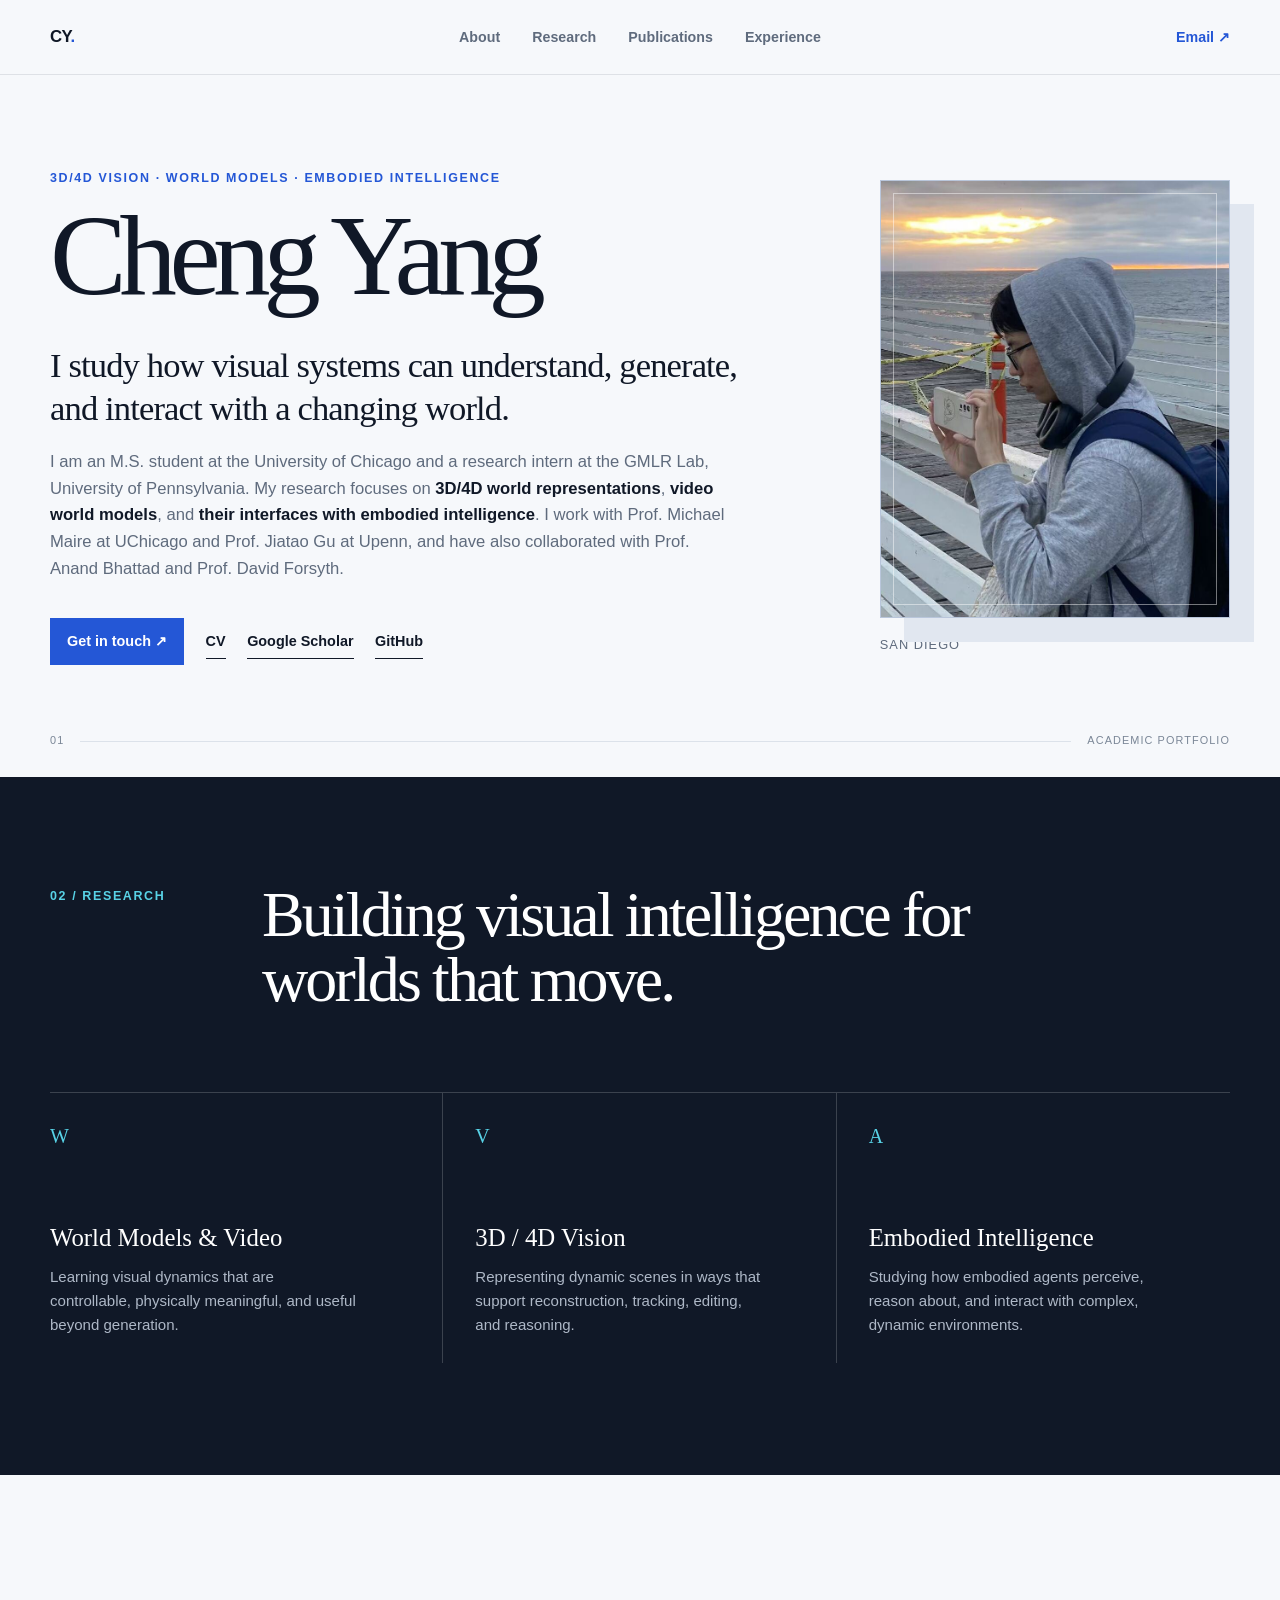
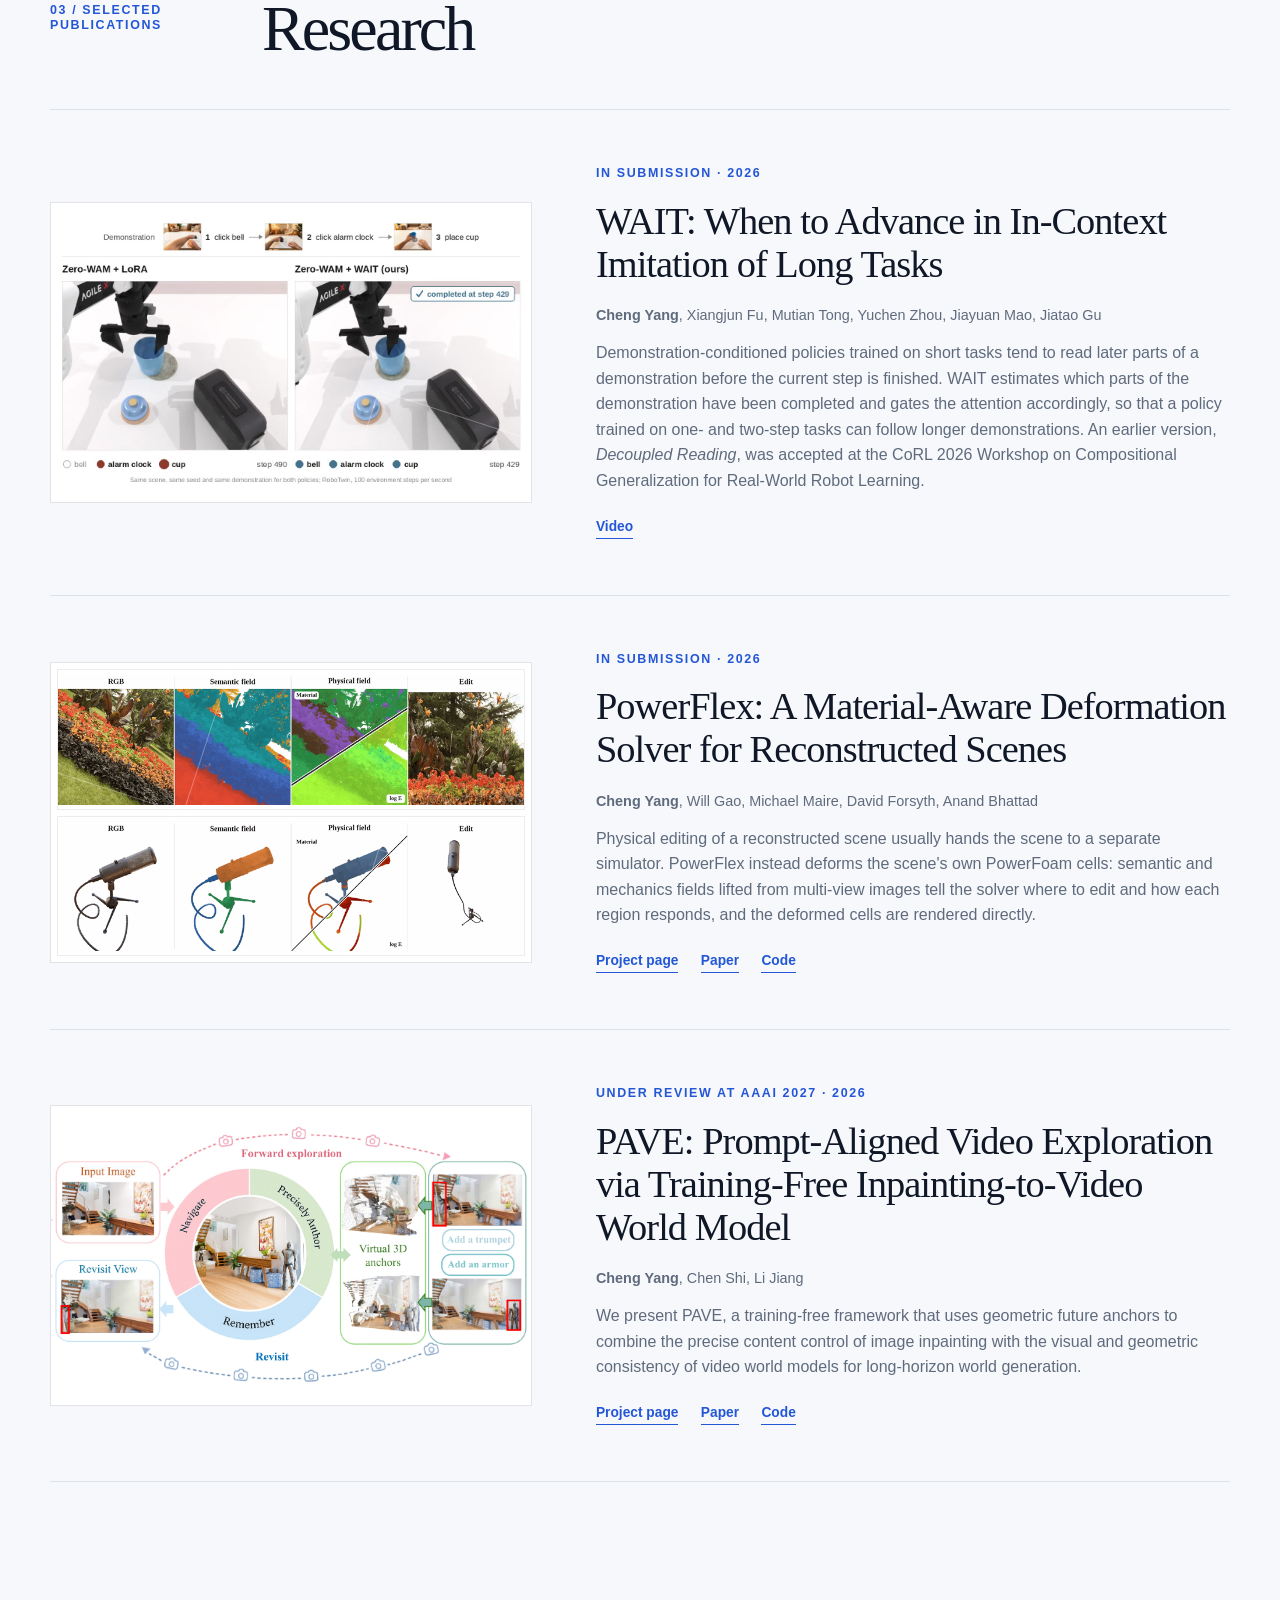
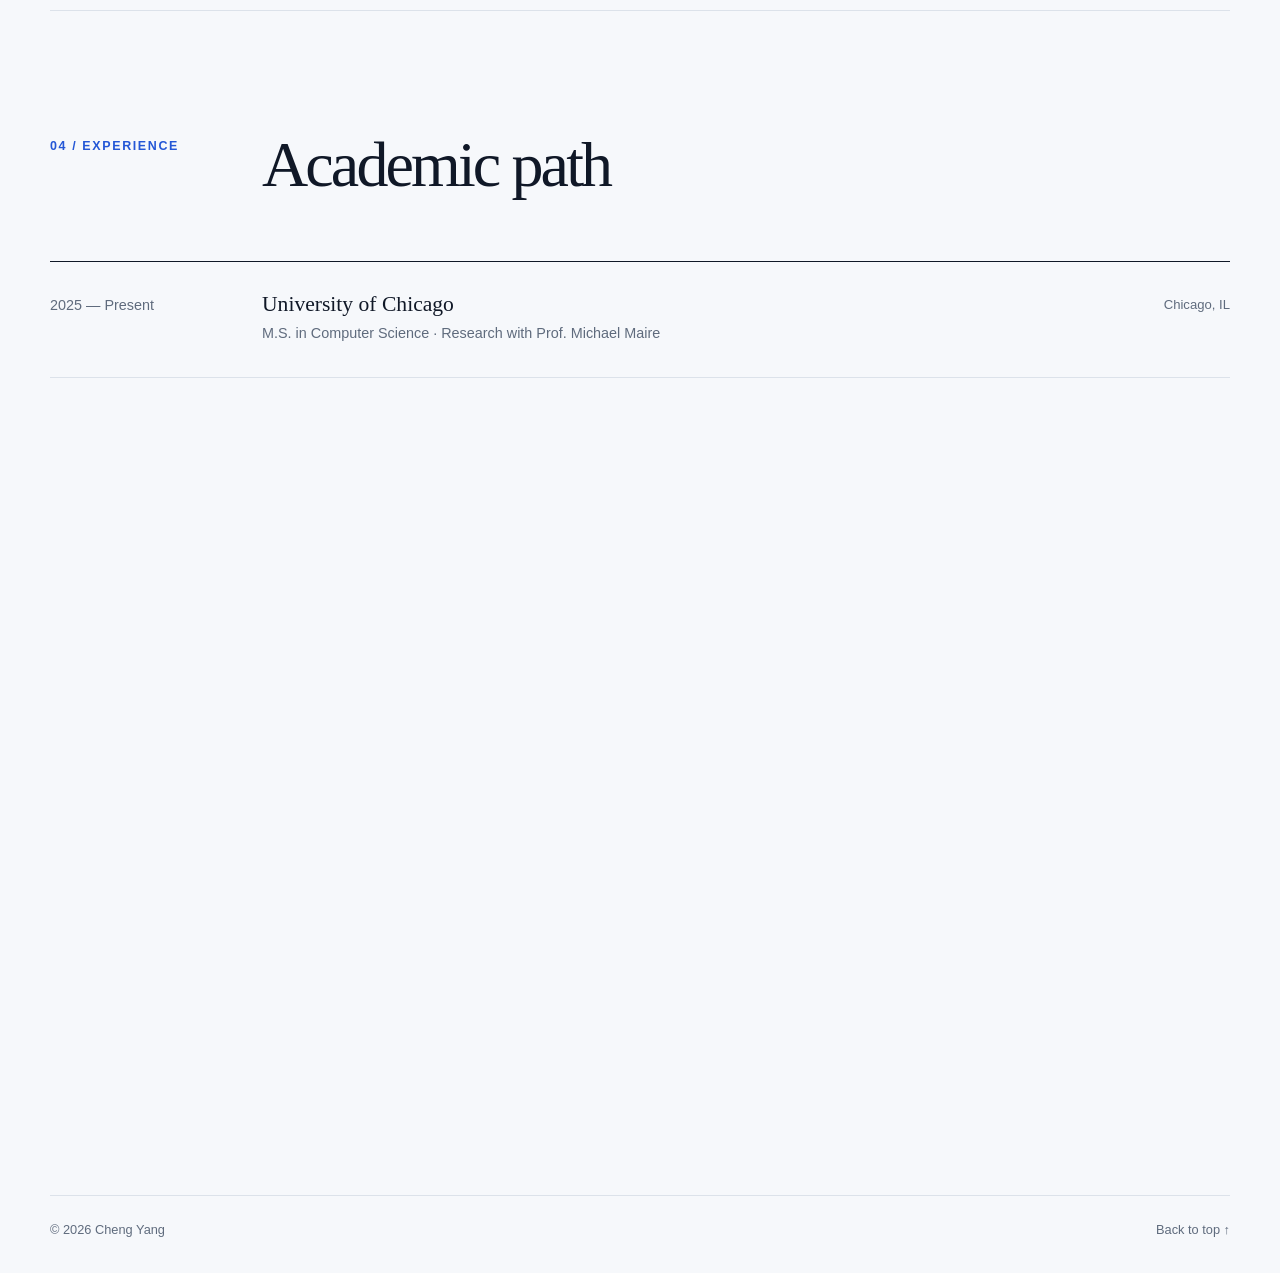
<file: index.html>
<!doctype html>
<html lang="en">
  <head>
    <meta charset="UTF-8" />
    <meta name="viewport" content="width=device-width, initial-scale=1.0" />
    <meta name="description" content="Cheng Yang's academic homepage — research in visual intelligence, 3D/4D vision, world models, and embodied AI." />
    <meta name="theme-color" content="#f6f8fb" />
    <title>Cheng Yang</title>
    <link rel="stylesheet" href="./styles.css?v=20261119" />
  </head>
  <body>
    <a class="skip-link" href="#main">Skip to content</a>

    <header class="site-header" id="top">
      <div class="header-inner">
        <a class="wordmark" href="#top" aria-label="Cheng Yang, home">CY<span class="wordmark-dot">.</span></a>
        <nav aria-label="Main navigation">
          <a href="#about">About</a>
          <a href="#research">Research</a>
          <a href="#publications">Publications</a>
          <a href="#experience">Experience</a>
        </nav>
        <a class="header-contact" href="mailto:chengya@uchicago.edu">Email <span aria-hidden="true">↗</span></a>
      </div>
    </header>

    <main id="main">
      <section class="hero" id="about">
        <div class="hero-copy reveal">
          <p class="eyebrow">3D/4D Vision · World Models · Embodied Intelligence</p>
          <h1>Cheng Yang</h1>
          <p class="hero-lede">
            I study how visual systems can understand, generate, and interact with a changing world.
          </p>
          <p class="hero-bio">
            I am an M.S. student at the University of Chicago and a research intern at the <a href="https://jiataogu.me/team/" target="_blank" rel="noreferrer">GMLR Lab</a>,
            University of Pennsylvania. My research focuses on <strong>3D/4D world representations</strong>, <strong>video world models</strong>,
            and <strong>their interfaces with embodied intelligence</strong>. I work with Prof. <a href="https://www.cs.uchicago.edu/~mmaire/" target="_blank" rel="noreferrer">Michael Maire</a> at UChicago and Prof. <a href="https://jiataogu.me/" target="_blank" rel="noreferrer">Jiatao Gu</a> at Upenn, and have also collaborated with Prof. <a href="https://anandbhattad.github.io/" target="_blank" rel="noreferrer">Anand Bhattad</a> and Prof. <a href="http://luthuli.cs.uiuc.edu/~daf/" target="_blank" rel="noreferrer">David Forsyth</a>.
          </p>
          <div class="hero-links" aria-label="Profile links">
            <a class="primary-link" href="mailto:chengya@uchicago.edu">Get in touch <span aria-hidden="true">↗</span></a>
            <a href="./assets/CV_ChengY.pdf" target="_blank" rel="noreferrer">CV</a>
            <a href="#" aria-label="Google Scholar placeholder; replace this link">Google Scholar</a>
            <a href="https://github.com/ChengY-uchi" target="_blank" rel="noreferrer">GitHub</a>
          </div>
        </div>

        <aside class="portrait-wrap reveal reveal-late" aria-label="Portrait placeholder">
          <div class="portrait-placeholder">
            <div class="portrait-initials" aria-hidden="true">CY</div>
            <img src="./assets/imgs/myself.png" alt="Portrait of Cheng Yang" />
            <div class="portrait-note">
              <!-- <span>Portrait</span>
              <small>Replace with a 4:5 photo</small> -->
            </div>
          </div>
          <p class="portrait-caption">San Diego</p>
        </aside>

        <div class="hero-index" aria-hidden="true">
          <span>01</span>
          <div></div>
          <span>Academic portfolio</span>
        </div>
      </section>

      <section class="research-band" id="research">
        <div class="section-heading reveal">
          <p class="section-number">02 / Research</p>
          <h2>Building visual intelligence for worlds that move.</h2>
        </div>
        <div class="research-grid">
          <article class="research-item reveal">
            <span class="research-code">W</span>
            <h3>World Models &amp; Video</h3>
            <p>Learning visual dynamics that are controllable, physically meaningful, and useful beyond generation.</p>
          </article>
          <article class="research-item reveal reveal-late">
            <span class="research-code">V</span>
            <h3>3D / 4D Vision</h3>
            <p>Representing dynamic scenes in ways that support reconstruction, tracking, editing, and reasoning.</p>
          </article>
          <article class="research-item reveal reveal-later">
            <span class="research-code">A</span>
            <h3>Embodied Intelligence</h3>
            <p>Studying how embodied agents perceive, reason about, and interact with complex, dynamic environments.</p>
          </article>
        </div>
      </section>

      <section class="publications section-shell" id="publications">
        <div class="section-heading publications-heading reveal">
          <p class="section-number">03 / Selected publications</p>
          <h2>Research</h2>
          <!-- <p class="section-aside">Add, remove, or reorder entries in one repeated block.</p> -->
        </div>

        <div class="publication-list">
          <!-- Duplicate a publication article to add another paper. -->
          <article class="publication reveal">
            <div class="publication-visual paper-blue has-image">
              <video width="1280" height="720" style="position:absolute;inset:0;width:100%;height:100%;object-fit:contain;display:block;background:#fff" src="./assets/videos/wait_robotwin_comparison.mp4" poster="./assets/imgs/wait_robotwin_poster.jpg" autoplay muted loop playsinline preload="metadata" aria-label="Side-by-side rollouts on RoboTwin: Zero-WAM + LoRA skips a step of the demonstration, Zero-WAM + WAIT completes all three steps in order"></video>
            </div>
            <div class="publication-copy">
              <p class="venue">In submission · 2026</p>
              <h3>WAIT: When to Advance in In-Context Imitation of Long Tasks</h3>
              <p class="authors"><strong><a href="https://openreview.net/profile?id=~Cheng_Yang30" target="_blank" rel="noreferrer">Cheng Yang</a></strong>,
                <a href="https://openreview.net/profile?id=~Xiangjun_Fu1" target="_blank" rel="noreferrer">Xiangjun Fu</a>,
                <a href="https://openreview.net/profile?id=~Mutian_Tong1" target="_blank" rel="noreferrer">Mutian Tong</a>,
                <a href="https://openreview.net/profile?id=~Yuchen_Zhou8" target="_blank" rel="noreferrer">Yuchen Zhou</a>,
                <a href="https://openreview.net/profile?id=~Jiayuan_Mao1" target="_blank" rel="noreferrer">Jiayuan Mao</a>,
                <a href="https://openreview.net/profile?id=~Jiatao_Gu1" target="_blank" rel="noreferrer">Jiatao Gu</a>
              </p>
              <p class="paper-summary">Demonstration-conditioned policies trained on short tasks tend to read later parts of a demonstration before the current step is finished. WAIT estimates which parts of the demonstration have been completed and gates the attention accordingly, so that a policy trained on one- and two-step tasks can follow longer demonstrations. An earlier version, <em>Decoupled Reading</em>, was accepted at the CoRL 2026 Workshop on Compositional Generalization for Real-World Robot Learning.</p>
              <div class="paper-links">
                <a href="./assets/videos/wait_robotwin_comparison.mp4" target="_blank" rel="noreferrer">Video</a>
              </div>
            </div>
          </article>

          <article class="publication reveal">
            <div class="publication-visual paper-blue has-image publication-gallery">
              <img src="./assets/imgs/flowers_demo.gif" alt="Paper visual, upper view" />
              <img src="./assets/imgs/microphone_demo.gif" alt="Paper visual, lower view" />
            </div>
            <div class="publication-copy">
              <p class="venue">In submission · 2026</p>
              <h3>PowerFlex: A Material-Aware Deformation Solver for Reconstructed Scenes</h3>
              <p class="authors"><strong><a href="https://openreview.net/profile?id=~Cheng_Yang30" target="_blank" rel="noreferrer">Cheng Yang</a></strong>,
                <a href="https://openreview.net/profile?id=~Will_Gao2" target="_blank" rel="noreferrer">Will Gao</a>,
                <a href="https://openreview.net/profile?id=~Michael_Maire1" target="_blank" rel="noreferrer">Michael Maire</a>,
                <a href="https://openreview.net/profile?id=~David_Forsyth1" target="_blank" rel="noreferrer">David Forsyth</a>,
                <a href="https://openreview.net/profile?id=~Anand_Bhattad1" target="_blank" rel="noreferrer">Anand Bhattad</a>
              </p>
              <p class="paper-summary">Physical editing of a reconstructed scene usually hands the scene to a separate simulator. PowerFlex instead deforms the scene's own PowerFoam cells: semantic and mechanics fields lifted from multi-view images tell the solver where to edit and how each region responds, and the deformed cells are rendered directly.</p>
              <div class="paper-links">
                <!-- <a href="#">Project page</a><a href="#">Paper</a><a href="#">Code</a> -->
                 <a coming soon href="#">Project page</a><a coming soon href="#">Paper</a><a coming soon href="#">Code</a>
              </div>
            </div>
          </article>

          <article class="publication reveal">
            <div class="publication-visual paper-blue has-image" role="img" aria-label="Paper thumbnail placeholder">
              <img src="./assets/imgs/AAAI2027.png" alt="Paper visual" />
            </div>
            <div class="publication-copy">
              <p class="venue">Under review at AAAI 2027 · 2026</p>
              <h3>PAVE: Prompt-Aligned Video Exploration via Training-Free Inpainting-to-Video World Model</h3>
              <p class="authors"><strong>Cheng Yang</strong>, 
                <a href="https://github.com/chenshi3" target="_blank" rel="noreferrer">Chen Shi</a>,
                <a href="https://llijiang.github.io/" target="_blank" rel="noreferrer">Li Jiang</a>
              </p>
              <p class="paper-summary">We present PAVE, a training-free framework that uses geometric future anchors to combine the precise content control of image inpainting with the visual and geometric consistency of video world models for long-horizon world generation.</p>
              <div class="paper-links">
                <a coming soon href="#">Project page</a><a coming soon href="#">Paper</a><a coming soon href="#">Code</a>
              </div>
            </div>
          </article>

          <!-- <article class="publication reveal">
            <div class="publication-visual paper-slate" role="img" aria-label="Paper thumbnail placeholder">
              <span>Paper visual</span>
              <small>Static image, teaser, or short video</small>
            </div>
            <div class="publication-copy">
              <p class="venue">VENUE · YEAR</p>
              <h3>Third paper or ongoing project title</h3>
              <p class="authors"><strong>Cheng Yang</strong>, Collaborator One, Advisor Name</p>
              <p class="paper-summary">This slot can also be labeled “Selected project” while the manuscript is under review.</p>
              <div class="paper-links">
                <a href="#">Project page</a><a href="#">Preprint</a><a href="#">Demo</a>
              </div>
            </div>
          </article> -->
        </div>
      </section>

      <section class="experience section-shell" id="experience">
        <div class="section-heading reveal">
          <p class="section-number">04 / Experience</p>
          <h2>Academic path</h2>
        </div>
        <div class="timeline">
          <article class="timeline-row reveal">
            <p class="timeline-date">2025 — Present</p>
            <div><h3>University of Chicago</h3><p>M.S. in Computer Science · Research with Prof. Michael Maire</p></div>
            <span>Chicago, IL</span>
          </article>
          <article class="timeline-row reveal">
            <p class="timeline-date">Summer 2026</p>
            <div><h3>GMLR Lab, University of Pennsylvania</h3><p>Research Intern · World models and embodied intelligence</p></div>
            <span>Philadelphia, PA</span>
          </article>
          <article class="timeline-row reveal">
            <p class="timeline-date">Summer 2025</p>
            <div><h3>School of Data Science, The Chinese University of Hong Kong (Shenzhen)</h3><p>Research Intern · 3DGS and world models</p></div>
            <span>Shenzhen, China</span>
          </article>
          <article class="timeline-row reveal">
            <p class="timeline-date">Earlier</p>
            <div><h3>Wuhan University</h3><p>Bachelor's studies · Information systems and computer science</p></div>
            <span>Wuhan, China</span>
          </article>
        </div>
      </section>

      <section class="contact section-shell reveal" id="contact">
        <p class="section-number">05 / Contact</p>
        <div class="contact-line">
          <h2>Let’s talk about research.</h2>
          <a href="mailto:chengya@uchicago.edu">chengya@uchicago.edu <span aria-hidden="true">↗</span></a>
        </div>
      </section>
    </main>

    <footer>
      <p>© <span id="year"></span> Cheng Yang</p>
      <a class="back-to-top" href="#top">Back to top ↑</a>
    </footer>

    <script src="./script.js"></script>
  </body>
</html>
</file>
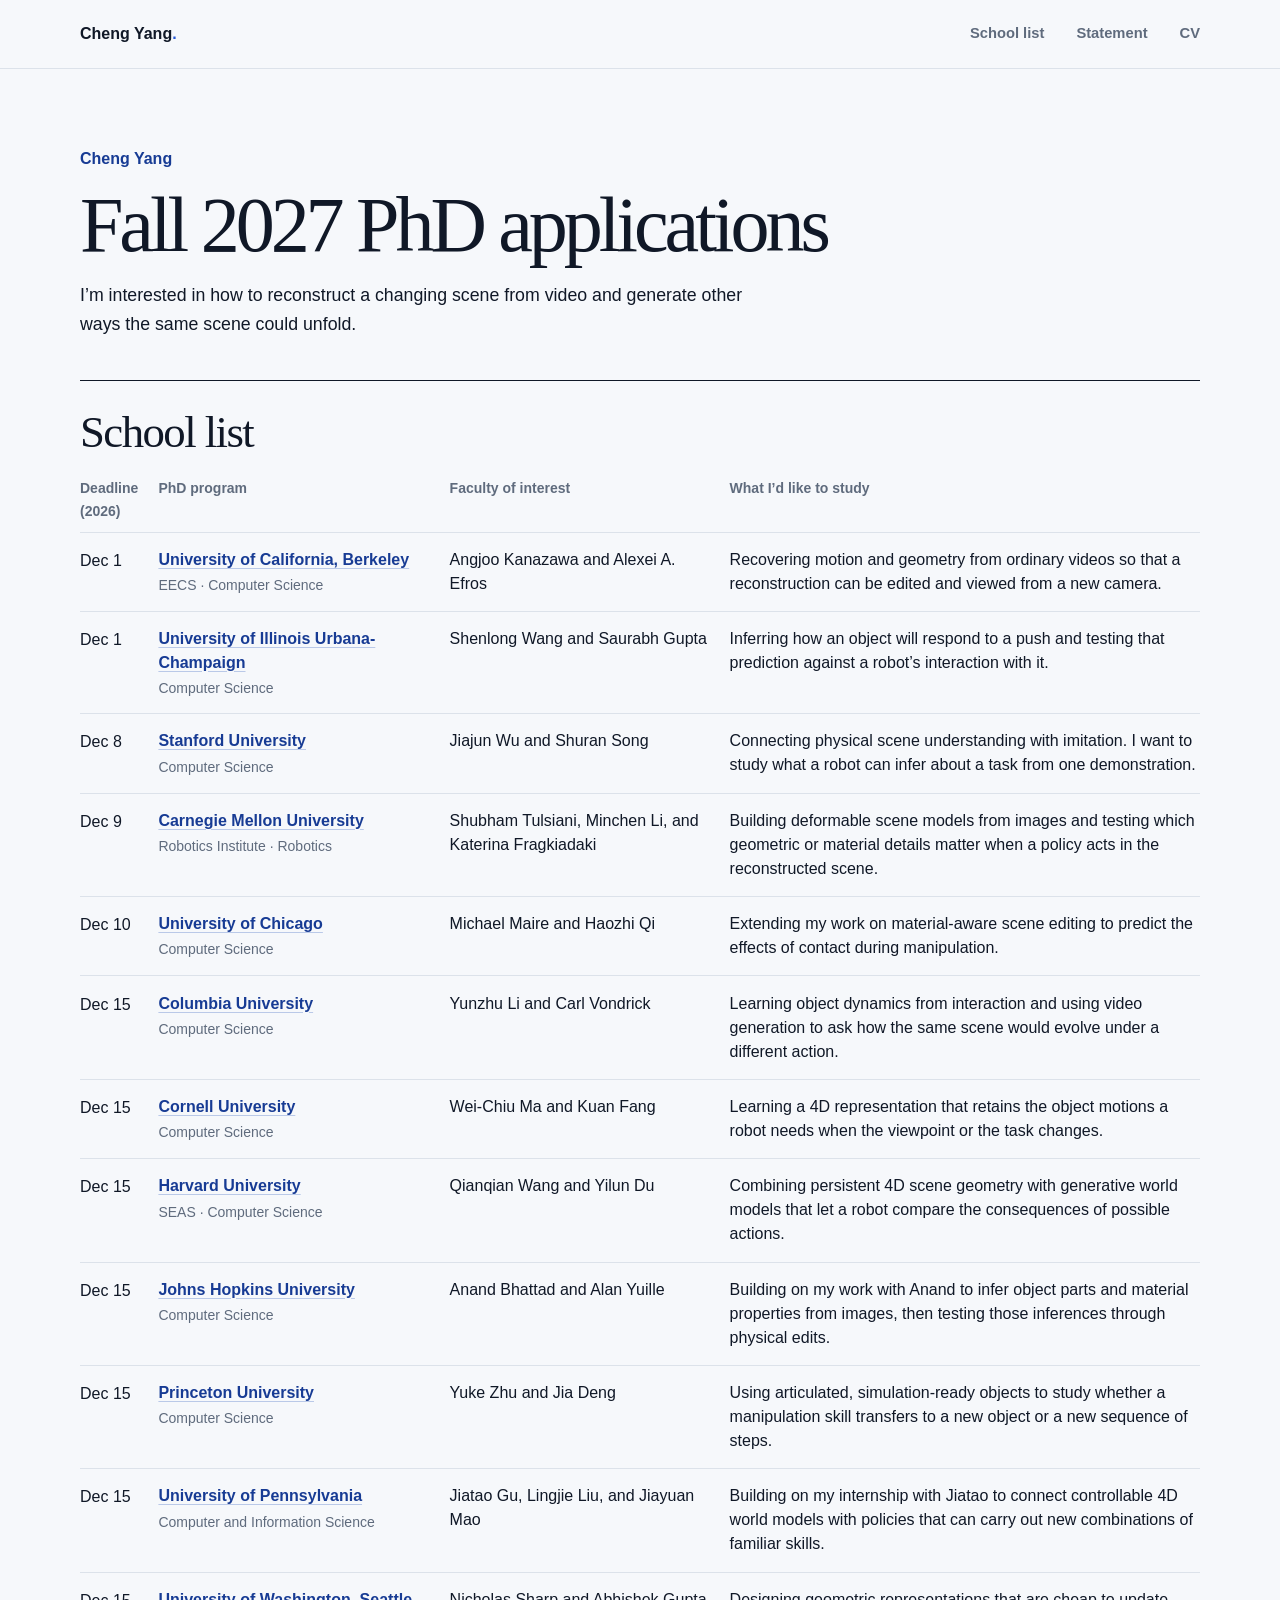
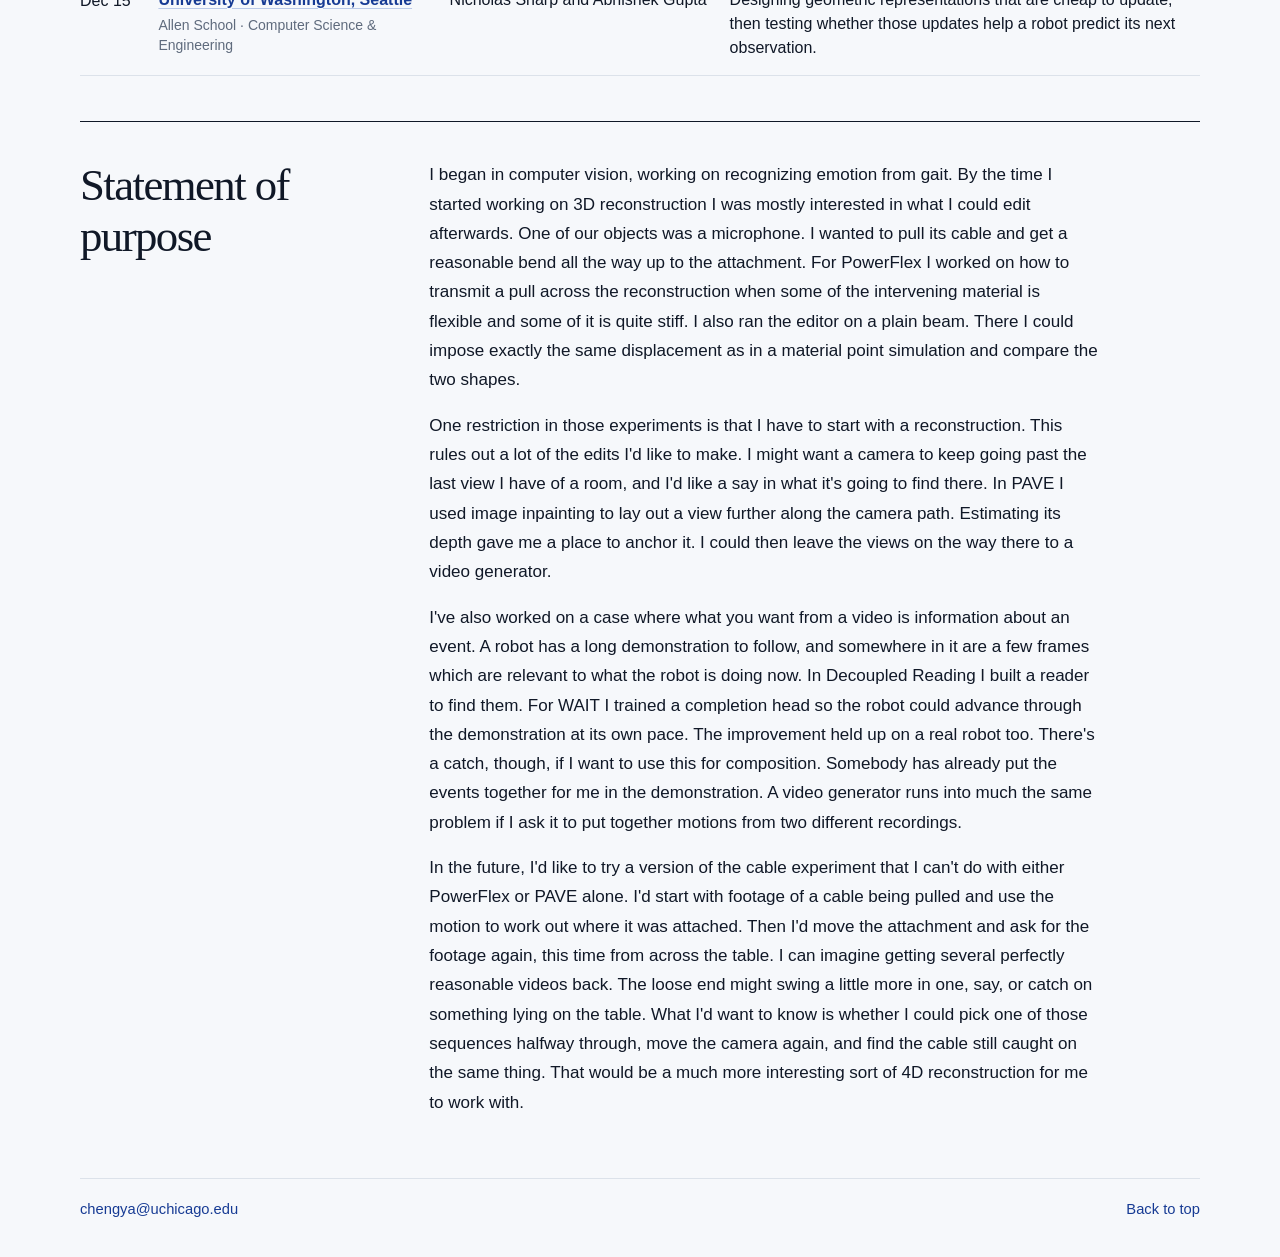
<file: phd-2027/index.html>
<!doctype html>
<html lang="en">
  <head>
    <meta charset="utf-8">
    <meta name="viewport" content="width=device-width, initial-scale=1">
    <meta name="robots" content="noindex, nofollow">
    <meta name="description" content="Cheng Yang’s Fall 2027 PhD application list and short statement of purpose.">
    <meta name="theme-color" content="#f6f8fb">
    <title>Fall 2027 PhD applications · Cheng Yang</title>
    <link rel="stylesheet" href="../styles.css">
    <style>
      .brief { width: min(100% - 3rem, 70rem); margin: 0 auto; }
      .mast { border-bottom: 1px solid var(--line); }
      .mast .brief, .page-end { display: flex; align-items: center; justify-content: space-between; gap: 1rem; }
      .mast .brief { min-height: 4.25rem; }
      .home { font-weight: 720; }
      .mast nav { display: flex; gap: clamp(.8rem, 3vw, 2rem); }
      .mast nav a, .page-end a { font-size: .92rem; }
      .mast a:hover, .page-end a:hover { text-decoration: underline; }
      .intro { padding: clamp(2.7rem, 6vw, 5.4rem) 0 2.6rem; }
      .byline { margin: 0 0 .8rem; color: var(--accent-dark); font-weight: 650; }
      .intro h1 { max-width: none; font: 500 clamp(2.65rem, 6.1vw, 5.2rem)/1.04 var(--serif); letter-spacing: -.052em; }
      .intro p:last-child { max-width: 43rem; margin: 1rem 0 0; font-size: 1.11rem; }
      .list-section, .statement { scroll-margin-top: 1rem; border-top: 1px solid var(--ink); padding: 1.65rem 0 2.8rem; }
      .section-title { margin: 0; font: 500 clamp(1.9rem, 4vw, 2.8rem)/1.14 var(--serif); letter-spacing: -.035em; }
      .school-list { margin-top: 1rem; border-collapse: collapse; width: 100%; text-align: left; }
      .school-list th, .school-list td { vertical-align: top; padding: .95rem .95rem .95rem 0; border-bottom: 1px solid var(--line); }
      .school-list thead th { padding-top: .2rem; padding-bottom: .6rem; font-size: .875rem; font-weight: 650; color: var(--muted); }
      .school-list tbody th { width: 26%; font-size: 1rem; line-height: 1.45; }
      .school-list th a { color: var(--accent-dark); text-decoration: underline; text-decoration-color: #bac9e8; text-underline-offset: .19em; }
      .school-list th a:hover { text-decoration-color: currentColor; }
      .school-list small { display: block; margin-top: .25rem; color: var(--muted); font-size: .875rem; font-weight: 450; }
      .date { width: 7%; font-variant-numeric: tabular-nums; white-space: nowrap; }
      .faculty { width: 25%; }
      .faculty, .fit { line-height: 1.5; }
      .school-list td:last-child { padding-right: 0; }
      .statement { display: grid; grid-template-columns: minmax(14rem, .7fr) minmax(0, 1.7fr); gap: 2rem; padding-top: 2.4rem; }
      .statement-copy { max-width: 42rem; }
      .statement-copy p { font-size: 1.065rem; line-height: 1.72; margin: 0 0 1rem; }
      .page-end { padding: 1.2rem 0 2.2rem; border-top: 1px solid var(--line); color: var(--muted); flex-wrap: wrap; }
      .page-end a { color: var(--accent-dark); }
      @media (max-width: 760px) {
        .brief { width: calc(100% - 2rem); }
        .mast nav { gap: .85rem; }
        .intro { padding-bottom: 2rem; }
        .school-list, .school-list tbody { display: block; }
        .school-list thead { position: absolute; width: 1px; height: 1px; overflow: hidden; clip-path: inset(50%); }
        .school-list tr { display: grid; grid-template-columns: 1fr auto; gap: .4rem .6rem; padding: 1rem 0; border-top: 1px solid var(--line); }
        .school-list tbody th, .school-list td { width: auto; padding: 0; border: 0; }
        .school-list tbody th { grid-column: 1; grid-row: 1; }
        .school-list .date { grid-column: 2; grid-row: 1; color: var(--muted); }
        .school-list .faculty, .school-list .fit { grid-column: 1 / -1; }
        .faculty { font-weight: 600; }
        .statement { display: block; }
        .statement h2 { margin-bottom: 1.1rem; }
      }
      @media print {
        @page { margin: 14mm; }
        html, body { background: white; color: black; }
        .mast, .skip-link, .page-end { display: none; }
        .brief { width: auto; margin: 0; }
        .intro { padding: 0 0 10pt; }
        .intro h1 { font-size: 25pt; }
        .intro p:last-child, .byline { font-size: 9pt; margin: 3pt 0; }
        .section-title { font-size: 17pt; }
        .list-section { padding: 8pt 0; }
        .school-list { display: table; }
        .school-list thead { display: table-header-group; position: static; clip-path: none; }
        .school-list tbody { display: table-row-group; }
        .school-list tr { display: table-row; break-inside: avoid; }
        .school-list th, .school-list td, .school-list tbody th { display: table-cell; font-size: 9pt; line-height: 1.25; padding: 5pt 6pt 5pt 0; }
        .school-list small, .school-list thead th { font-size: 8pt; }
        .school-list th a { color: black; text-decoration: none; }
        .statement { display: block; break-before: page; border: 0; padding: 0; }
        .statement-copy { max-width: 42rem; }
        .statement-copy p { font-size: 11pt; margin: 10pt 0; }
      }
    </style>
  </head>
  <body>
    <a class="skip-link" href="#main">Skip to content</a>
    <header class="mast">
      <div class="brief">
        <a class="home" href="../">Cheng Yang<span class="wordmark-dot">.</span></a>
        <nav aria-label="Page navigation">
          <a href="#programs">School list</a>
          <a href="#statement">Statement</a>
          <a href="../assets/CV_ChengY.pdf">CV</a>
        </nav>
      </div>
    </header>
    <main class="brief" id="main">
      <div class="intro">
        <p class="byline">Cheng Yang</p>
        <h1>Fall 2027 PhD applications</h1>
        <p>I’m interested in how to reconstruct a changing scene from video and generate other ways the same scene could unfold.</p>
      </div>
      <section class="list-section" id="programs" aria-labelledby="programs-title">
        <h2 class="section-title" id="programs-title">School list</h2>
        <table class="school-list" aria-label="Programs, application deadlines, faculty of interest, and research interests">
          <thead>
            <tr><th scope="col">Deadline (2026)</th><th scope="col">PhD program</th><th scope="col">Faculty of interest</th><th scope="col">What I’d like to study</th></tr>
          </thead>
          <tbody>
            <tr>
              <td class="date"><time datetime="2026-12-01">Dec 1</time></td>
              <th scope="row"><a href="https://eecs.berkeley.edu/academics/graduate/research-programs/admissions/">University of California, Berkeley</a><small>EECS · Computer Science</small></th>
              <td class="faculty">Angjoo Kanazawa and Alexei A. Efros</td>
              <td class="fit">Recovering motion and geometry from ordinary videos so that a reconstruction can be edited and viewed from a new camera.</td>
            </tr>
            <tr>
              <td class="date"><time datetime="2026-12-01">Dec 1</time></td>
              <th scope="row"><a href="https://siebelschool.illinois.edu/admissions/graduate/application-deadlines">University of Illinois Urbana-Champaign</a><small>Computer Science</small></th>
              <td class="faculty">Shenlong Wang and Saurabh Gupta</td>
              <td class="fit">Inferring how an object will respond to a push and testing that prediction against a robot’s interaction with it.</td>
            </tr>
            <tr>
              <td class="date"><time datetime="2026-12-08">Dec 8</time></td>
              <th scope="row"><a href="https://www.cs.stanford.edu/admissions-graduate-application-deadlines">Stanford University</a><small>Computer Science</small></th>
              <td class="faculty">Jiajun Wu and Shuran Song</td>
              <td class="fit">Connecting physical scene understanding with imitation. I want to study what a robot can infer about a task from one demonstration.</td>
            </tr>
            <tr>
              <td class="date"><time datetime="2026-12-09">Dec 9</time></td>
              <th scope="row"><a href="https://admissions.scs.cmu.edu/portal/apply_gr">Carnegie Mellon University</a><small>Robotics Institute · Robotics</small></th>
              <td class="faculty">Shubham Tulsiani, Minchen Li, and Katerina Fragkiadaki</td>
              <td class="fit">Building deformable scene models from images and testing which geometric or material details matter when a policy acts in the reconstructed scene.</td>
            </tr>
            <tr>
              <td class="date"><time datetime="2026-12-10">Dec 10</time></td>
              <th scope="row"><a href="https://cs-www.uchicago.edu/academics/admission/">University of Chicago</a><small>Computer Science</small></th>
              <td class="faculty">Michael Maire and Haozhi Qi</td>
              <td class="fit">Extending my work on material-aware scene editing to predict the effects of contact during manipulation.</td>
            </tr>
            <tr>
              <td class="date"><time datetime="2026-12-15">Dec 15</time></td>
              <th scope="row"><a href="https://www.engineering.columbia.edu/admissions-aid/graduate-admissions/how-apply/application-requirements">Columbia University</a><small>Computer Science</small></th>
              <td class="faculty">Yunzhu Li and Carl Vondrick</td>
              <td class="fit">Learning object dynamics from interaction and using video generation to ask how the same scene would evolve under a different action.</td>
            </tr>
            <tr>
              <td class="date"><time datetime="2026-12-15">Dec 15</time></td>
              <th scope="row"><a href="https://www.cs.cornell.edu/phd-computer-science/apply">Cornell University</a><small>Computer Science</small></th>
              <td class="faculty">Wei-Chiu Ma and Kuan Fang</td>
              <td class="fit">Learning a 4D representation that retains the object motions a robot needs when the viewpoint or the task changes.</td>
            </tr>
            <tr>
              <td class="date"><time datetime="2026-12-15">Dec 15</time></td>
              <th scope="row"><a href="https://gsas.harvard.edu/program/computer-science">Harvard University</a><small>SEAS · Computer Science</small></th>
              <td class="faculty">Qianqian Wang and Yilun Du</td>
              <td class="fit">Combining persistent 4D scene geometry with generative world models that let a robot compare the consequences of possible actions.</td>
            </tr>
            <tr>
              <td class="date"><time datetime="2026-12-15">Dec 15</time></td>
              <th scope="row"><a href="https://www.cs.jhu.edu/academic-programs/graduate-studies/phd-program/">Johns Hopkins University</a><small>Computer Science</small></th>
              <td class="faculty">Anand Bhattad and Alan Yuille</td>
              <td class="fit">Building on my work with Anand to infer object parts and material properties from images, then testing those inferences through physical edits.</td>
            </tr>
            <tr>
              <td class="date"><time datetime="2026-12-15">Dec 15</time></td>
              <th scope="row"><a href="https://www.cs.princeton.edu/grad/admissions-requirements">Princeton University</a><small>Computer Science</small></th>
              <td class="faculty">Yuke Zhu and Jia Deng</td>
              <td class="fit">Using articulated, simulation-ready objects to study whether a manipulation skill transfers to a new object or a new sequence of steps.</td>
            </tr>
            <tr>
              <td class="date"><time datetime="2026-12-15">Dec 15</time></td>
              <th scope="row"><a href="https://gradadm.engineering.upenn.edu/how-to-apply/">University of Pennsylvania</a><small>Computer and Information Science</small></th>
              <td class="faculty">Jiatao Gu, Lingjie Liu, and Jiayuan Mao</td>
              <td class="fit">Building on my internship with Jiatao to connect controllable 4D world models with policies that can carry out new combinations of familiar skills.</td>
            </tr>
            <tr>
              <td class="date"><time datetime="2026-12-15">Dec 15</time></td>
              <th scope="row"><a href="https://www.cs.washington.edu/academics/graduate/phd-program/phd-admissions/">University of Washington, Seattle</a><small>Allen School · Computer Science &amp; Engineering</small></th>
              <td class="faculty">Nicholas Sharp and Abhishek Gupta</td>
              <td class="fit">Designing geometric representations that are cheap to update, then testing whether those updates help a robot predict its next observation.</td>
            </tr>
          </tbody>
        </table>
      </section>
      <section class="statement" id="statement" aria-labelledby="statement-title">
        <h2 class="section-title" id="statement-title">Statement of purpose</h2>
        <div class="statement-copy">
          <p>I began in computer vision, working on recognizing emotion from gait. By the time I started working on 3D reconstruction I was mostly interested in what I could edit afterwards. One of our objects was a microphone. I wanted to pull its cable and get a reasonable bend all the way up to the attachment. For PowerFlex I worked on how to transmit a pull across the reconstruction when some of the intervening material is flexible and some of it is quite stiff. I also ran the editor on a plain beam. There I could impose exactly the same displacement as in a material point simulation and compare the two shapes.</p>
          <p>One restriction in those experiments is that I have to start with a reconstruction. This rules out a lot of the edits I'd like to make. I might want a camera to keep going past the last view I have of a room, and I'd like a say in what it's going to find there. In PAVE I used image inpainting to lay out a view further along the camera path. Estimating its depth gave me a place to anchor it. I could then leave the views on the way there to a video generator.</p>
          <p>I've also worked on a case where what you want from a video is information about an event. A robot has a long demonstration to follow, and somewhere in it are a few frames which are relevant to what the robot is doing now. In Decoupled Reading I built a reader to find them. For WAIT I trained a completion head so the robot could advance through the demonstration at its own pace. The improvement held up on a real robot too. There's a catch, though, if I want to use this for composition. Somebody has already put the events together for me in the demonstration. A video generator runs into much the same problem if I ask it to put together motions from two different recordings.</p>
          <p>In the future, I'd like to try a version of the cable experiment that I can't do with either PowerFlex or PAVE alone. I'd start with footage of a cable being pulled and use the motion to work out where it was attached. Then I'd move the attachment and ask for the footage again, this time from across the table. I can imagine getting several perfectly reasonable videos back. The loose end might swing a little more in one, say, or catch on something lying on the table. What I'd want to know is whether I could pick one of those sequences halfway through, move the camera again, and find the cable still caught on the same thing. That would be a much more interesting sort of 4D reconstruction for me to work with.</p>
        </div>
      </section>
      <div class="page-end"><a href="mailto:chengya@uchicago.edu">chengya@uchicago.edu</a><a href="#main">Back to top</a></div>
    </main>
  </body>
</html>
</file>
<file: styles.css>
:root {
  --ink: #101827;
  --muted: #5f6b7d;
  --line: #dce2ea;
  --paper: #f6f8fb;
  --white: #ffffff;
  --accent: #2457d6;
  --accent-dark: #173b94;
  --cyan: #58d2e6;
  --serif: "Iowan Old Style", "Baskerville", "Times New Roman", serif;
  --sans: Inter, ui-sans-serif, -apple-system, BlinkMacSystemFont, "Segoe UI", sans-serif;
  --max: 1180px;
}

* { box-sizing: border-box; }

html { scroll-behavior: smooth; }

body {
  margin: 0;
  color: var(--ink);
  background: var(--paper);
  font-family: var(--sans);
  font-size: 16px;
  line-height: 1.6;
  -webkit-font-smoothing: antialiased;
}

a { color: inherit; text-decoration: none; }
a:focus-visible { outline: 3px solid var(--cyan); outline-offset: 4px; }

.skip-link {
  position: fixed;
  left: 1rem;
  top: -5rem;
  z-index: 100;
  padding: .75rem 1rem;
  background: var(--ink);
  color: white;
}
.skip-link:focus { top: 1rem; }

.site-header {
  position: sticky;
  top: 0;
  z-index: 50;
  border-bottom: 1px solid rgba(16, 24, 39, .1);
  background: rgba(246, 248, 251, .92);
  backdrop-filter: blur(16px);
}

.header-inner {
  width: min(calc(100% - 3rem), var(--max));
  height: 74px;
  margin: auto;
  display: grid;
  grid-template-columns: 1fr auto 1fr;
  align-items: center;
  gap: 2rem;
}

.wordmark {
  justify-self: start;
  font-size: 1.05rem;
  font-weight: 780;
  letter-spacing: -.03em;
}
.wordmark-dot { color: var(--accent); }

nav { display: flex; gap: 2rem; }
nav a, .header-contact { font-size: .89rem; font-weight: 600; }
nav a { color: var(--muted); transition: color .2s; }
nav a:hover { color: var(--ink); }

.header-contact {
  justify-self: end;
  color: var(--accent);
}

.hero {
  width: min(calc(100% - 3rem), var(--max));
  min-height: 675px;
  margin: auto;
  display: grid;
  grid-template-columns: minmax(0, 1.35fr) minmax(280px, .65fr);
  gap: clamp(4rem, 8vw, 8rem);
  align-items: center;
  position: relative;
  padding: 6rem 0 7rem;
}

.eyebrow, .section-number, .venue {
  margin: 0 0 1.15rem;
  color: var(--accent);
  font-size: .78rem;
  line-height: 1.2;
  font-weight: 760;
  letter-spacing: .13em;
  text-transform: uppercase;
}

h1, h2, h3, p { text-wrap: pretty; }

h1 {
  margin: 0;
  font: 500 clamp(4.5rem, 9vw, 8rem)/.9 var(--serif);
  letter-spacing: -.065em;
}

.hero-lede {
  max-width: 750px;
  margin: 2.25rem 0 1.25rem;
  font: 500 clamp(1.55rem, 2.7vw, 2.25rem)/1.23 var(--serif);
  letter-spacing: -.025em;
}

.hero-bio {
  max-width: 690px;
  margin: 0;
  color: var(--muted);
  font-size: 1.04rem;
}
.hero-bio strong { color: var(--ink); font-weight: 650; }

.hero-links {
  display: flex;
  flex-wrap: wrap;
  gap: .8rem 1.35rem;
  align-items: center;
  margin-top: 2.25rem;
}
.hero-links a {
  padding: .35rem 0;
  border-bottom: 1px solid currentColor;
  font-size: .9rem;
  font-weight: 680;
}
.hero-links .primary-link {
  padding: .68rem 1rem;
  border: 1px solid var(--accent);
  background: var(--accent);
  color: white;
}
.hero-links .primary-link:hover { background: var(--accent-dark); }
.replace-tag { color: var(--accent); font-size: .66rem; letter-spacing: .04em; }

.portrait-wrap { align-self: center; }
.portrait-placeholder {
  aspect-ratio: 4 / 5;
  position: relative;
  overflow: hidden;
  border: 1px solid #b9c6db;
  background:
    linear-gradient(135deg, rgba(255,255,255,.34), transparent 45%),
    radial-gradient(circle at 72% 20%, rgba(88,210,230,.8), transparent 24%),
    linear-gradient(155deg, #173b94 0%, #2457d6 58%, #0d1730 100%);
  box-shadow: 24px 24px 0 #e1e7f0;
}
.portrait-placeholder::after {
  content: "";
  position: absolute;
  inset: 12px;
  border: 1px solid rgba(255,255,255,.45);
  pointer-events: none;
}
.portrait-placeholder > img {
  position: absolute;
  inset: 0;
  width: 100%;
  height: 100%;
  max-width: 100%;
  max-height: 100%;
  object-fit: contain;
  display: block;
}
.portrait-initials {
  position: absolute;
  left: 1.5rem;
  top: 1.2rem;
  color: rgba(255,255,255,.95);
  font: 500 clamp(3.5rem, 8vw, 6.5rem)/1 var(--serif);
  letter-spacing: -.07em;
}
.portrait-note {
  position: absolute;
  left: 1.55rem;
  right: 1.55rem;
  bottom: 1.4rem;
  display: flex;
  align-items: end;
  justify-content: space-between;
  gap: 1rem;
  color: white;
}
.portrait-note span { font-weight: 700; }
.portrait-note small { max-width: 105px; text-align: right; line-height: 1.35; opacity: .75; }
.portrait-caption { margin: 1.1rem 0 0; color: var(--muted); font-size: .8rem; letter-spacing: .08em; text-transform: uppercase; }

.hero-index {
  position: absolute;
  bottom: 1.7rem;
  left: 0;
  right: 0;
  display: grid;
  grid-template-columns: auto 1fr auto;
  align-items: center;
  gap: 1rem;
  color: #7b8797;
  font-size: .68rem;
  letter-spacing: .1em;
  text-transform: uppercase;
}
.hero-index div { height: 1px; background: var(--line); }

.research-band {
  padding: 7rem max(1.5rem, calc((100vw - var(--max)) / 2));
  color: white;
  background: var(--ink);
}
.research-band .section-number { color: var(--cyan); }
.section-heading { display: grid; grid-template-columns: 180px 1fr; gap: 2rem; align-items: start; }
.section-heading h2 {
  max-width: 860px;
  margin: -.45rem 0 0;
  font: 500 clamp(2.5rem, 5vw, 4.75rem)/1.02 var(--serif);
  letter-spacing: -.045em;
}
.research-grid {
  display: grid;
  grid-template-columns: repeat(3, 1fr);
  margin-top: 5rem;
  border-top: 1px solid rgba(255,255,255,.18);
}
.research-item {
  min-height: 270px;
  padding: 2rem 2rem 0 0;
  border-right: 1px solid rgba(255,255,255,.18);
}
.research-item + .research-item { padding-left: 2rem; }
.research-item:last-child { border-right: 0; }
.research-code { color: var(--cyan); font: 500 1.25rem/1 var(--serif); }
.research-item h3 { margin: 4.5rem 0 .75rem; font: 500 1.55rem/1.2 var(--serif); }
.research-item p { max-width: 310px; margin: 0; color: #aeb8c7; font-size: .94rem; }

.section-shell {
  width: min(calc(100% - 3rem), var(--max));
  margin: auto;
  padding: 8rem 0;
}

.publications-heading {
  grid-template-columns: 180px minmax(0, 1fr) 230px;
  border-bottom: 1px solid var(--line);
  padding-bottom: 3rem;
}
.section-aside { margin: 0; color: var(--muted); font-size: .85rem; }

.publication {
  display: grid;
  grid-template-columns: minmax(300px, .95fr) minmax(0, 1.25fr);
  gap: clamp(2rem, 5vw, 5rem);
  padding: 3.5rem 0;
  border-bottom: 1px solid var(--line);
  align-items: center;
}
.publication-visual {
  aspect-ratio: 16 / 10;
  position: relative;
  overflow: hidden;
  display: flex;
  flex-direction: column;
  align-items: center;
  justify-content: center;
  gap: .35rem;
  border: 1px solid rgba(16,24,39,.12);
  color: white;
}
.publication-visual::before,
.publication-visual::after {
  content: "";
  position: absolute;
  width: 48%;
  aspect-ratio: 1;
  border: 1px solid rgba(255,255,255,.3);
  transform: rotate(18deg);
}
.publication-visual::before { left: -12%; top: -37%; }
.publication-visual::after { right: -8%; bottom: -50%; }
.publication-visual img {
  position: absolute;
  inset: 0;
  width: 100%;
  height: 100%;
  max-width: 100%;
  max-height: 100%;
  object-fit: contain;
  display: block;
}
.publication-visual video {
  position: absolute;
  inset: 0;
  width: 100%;
  height: 100%;
  object-fit: contain;
  display: block;
  background: #fff;
}
.paper-blue { background: linear-gradient(145deg, #173b94, #2b65ef); }
.paper-cyan { background: linear-gradient(145deg, #087d98, #58d2e6); }
.paper-slate { background: linear-gradient(145deg, #26344e, #71819d); }
.publication-visual.has-image { background: #fff; }
.publication-gallery {
  display: grid;
  grid-template-rows: repeat(2, minmax(0, 1fr));
  gap: 6px;
  padding: 6px;
}
.publication-gallery img {
  position: static;
  width: 100%;
  height: 100%;
  min-height: 0;
  object-fit: contain;
  border: 1px solid rgba(16,24,39,.08);
}
.publication-visual span { z-index: 1; font: 500 1.55rem/1 var(--serif); }
.publication-visual small { z-index: 1; opacity: .78; }
.publication-copy h3 { margin: 0; font: 500 clamp(1.65rem, 3vw, 2.45rem)/1.12 var(--serif); letter-spacing: -.025em; }
.authors { margin: 1.15rem 0 .8rem; color: var(--muted); font-size: .9rem; }
.paper-summary { max-width: 650px; margin: 0; color: var(--muted); }
.paper-links { display: flex; flex-wrap: wrap; gap: 1.4rem; margin-top: 1.4rem; }
.paper-links a { color: var(--accent); font-size: .86rem; font-weight: 700; border-bottom: 1px solid currentColor; }

.experience { border-top: 1px solid var(--line); }
.experience .section-heading { margin-bottom: 4rem; }
.timeline { border-top: 1px solid var(--ink); }
.timeline-row {
  display: grid;
  grid-template-columns: 180px minmax(0, 1fr) 150px;
  gap: 2rem;
  align-items: start;
  padding: 2rem 0;
  border-bottom: 1px solid var(--line);
}
.timeline-row p { margin: 0; color: var(--muted); font-size: .9rem; }
.timeline-row h3 { margin: -.2rem 0 .25rem; font: 500 1.35rem/1.25 var(--serif); }
.timeline-row > span { text-align: right; color: var(--muted); font-size: .82rem; }

.contact { border-top: 1px solid var(--ink); padding-bottom: 6rem; }
.contact-line { display: flex; align-items: end; justify-content: space-between; gap: 2rem; }
.contact h2 { max-width: 690px; margin: .5rem 0 0; font: 500 clamp(2.7rem, 6vw, 5.4rem)/.98 var(--serif); letter-spacing: -.05em; }
.contact a { color: var(--accent); font-weight: 700; border-bottom: 1px solid currentColor; }

footer {
  width: min(calc(100% - 3rem), var(--max));
  margin: auto;
  padding: 1.5rem 0 2rem;
  border-top: 1px solid var(--line);
  display: flex;
  justify-content: space-between;
  color: var(--muted);
  font-size: .8rem;
}
footer p { margin: 0; }

.reveal {
  opacity: 0;
  transform: translateY(18px);
  transition: opacity .7s ease, transform .7s ease;
}
.reveal-late { transition-delay: .12s; }
.reveal-later { transition-delay: .22s; }
.reveal.visible { opacity: 1; transform: none; }

@media (prefers-reduced-motion: reduce) {
  html { scroll-behavior: auto; }
  .reveal { opacity: 1; transform: none; transition: none; }
}

@media (max-width: 900px) {
  .header-inner { grid-template-columns: 1fr auto; }
  nav { display: none; }
  .hero { grid-template-columns: 1fr 260px; gap: 3rem; min-height: auto; }
  h1 { font-size: clamp(4rem, 12vw, 6.5rem); }
  .section-heading, .publications-heading { grid-template-columns: 1fr; gap: .75rem; }
  .section-aside { max-width: 360px; }
  .research-grid { grid-template-columns: 1fr; }
  .research-item, .research-item + .research-item { min-height: auto; padding: 1.8rem 0 2rem; border-right: 0; border-bottom: 1px solid rgba(255,255,255,.18); }
  .research-item h3 { margin: 2rem 0 .5rem; }
  .publication { gap: 2rem; }
  .timeline-row { grid-template-columns: 135px 1fr; }
  .timeline-row > span { display: none; }
}

@media (max-width: 680px) {
  .header-inner, .hero, .section-shell, footer { width: min(calc(100% - 2rem), var(--max)); }
  .header-inner { height: 64px; }
  .header-contact { font-size: .82rem; }
  .hero { display: flex; flex-direction: column; align-items: stretch; padding: 4.5rem 0 6rem; }
  h1 { font-size: clamp(4.1rem, 22vw, 6rem); }
  .hero-lede { font-size: 1.65rem; }
  .portrait-wrap { width: min(78vw, 310px); margin: 1rem 0 0 auto; }
  .hero-index { bottom: 1.25rem; }
  .research-band { padding: 6rem 1rem; }
  .research-grid { margin-top: 3rem; }
  .section-shell { padding: 6rem 0; }
  .publication { grid-template-columns: 1fr; padding: 2.75rem 0; }
  .publication-copy h3 { font-size: 1.8rem; }
  .timeline-row { grid-template-columns: 1fr; gap: .4rem; }
  .contact-line { align-items: start; flex-direction: column; }
  .contact a { overflow-wrap: anywhere; }
}
</file>
